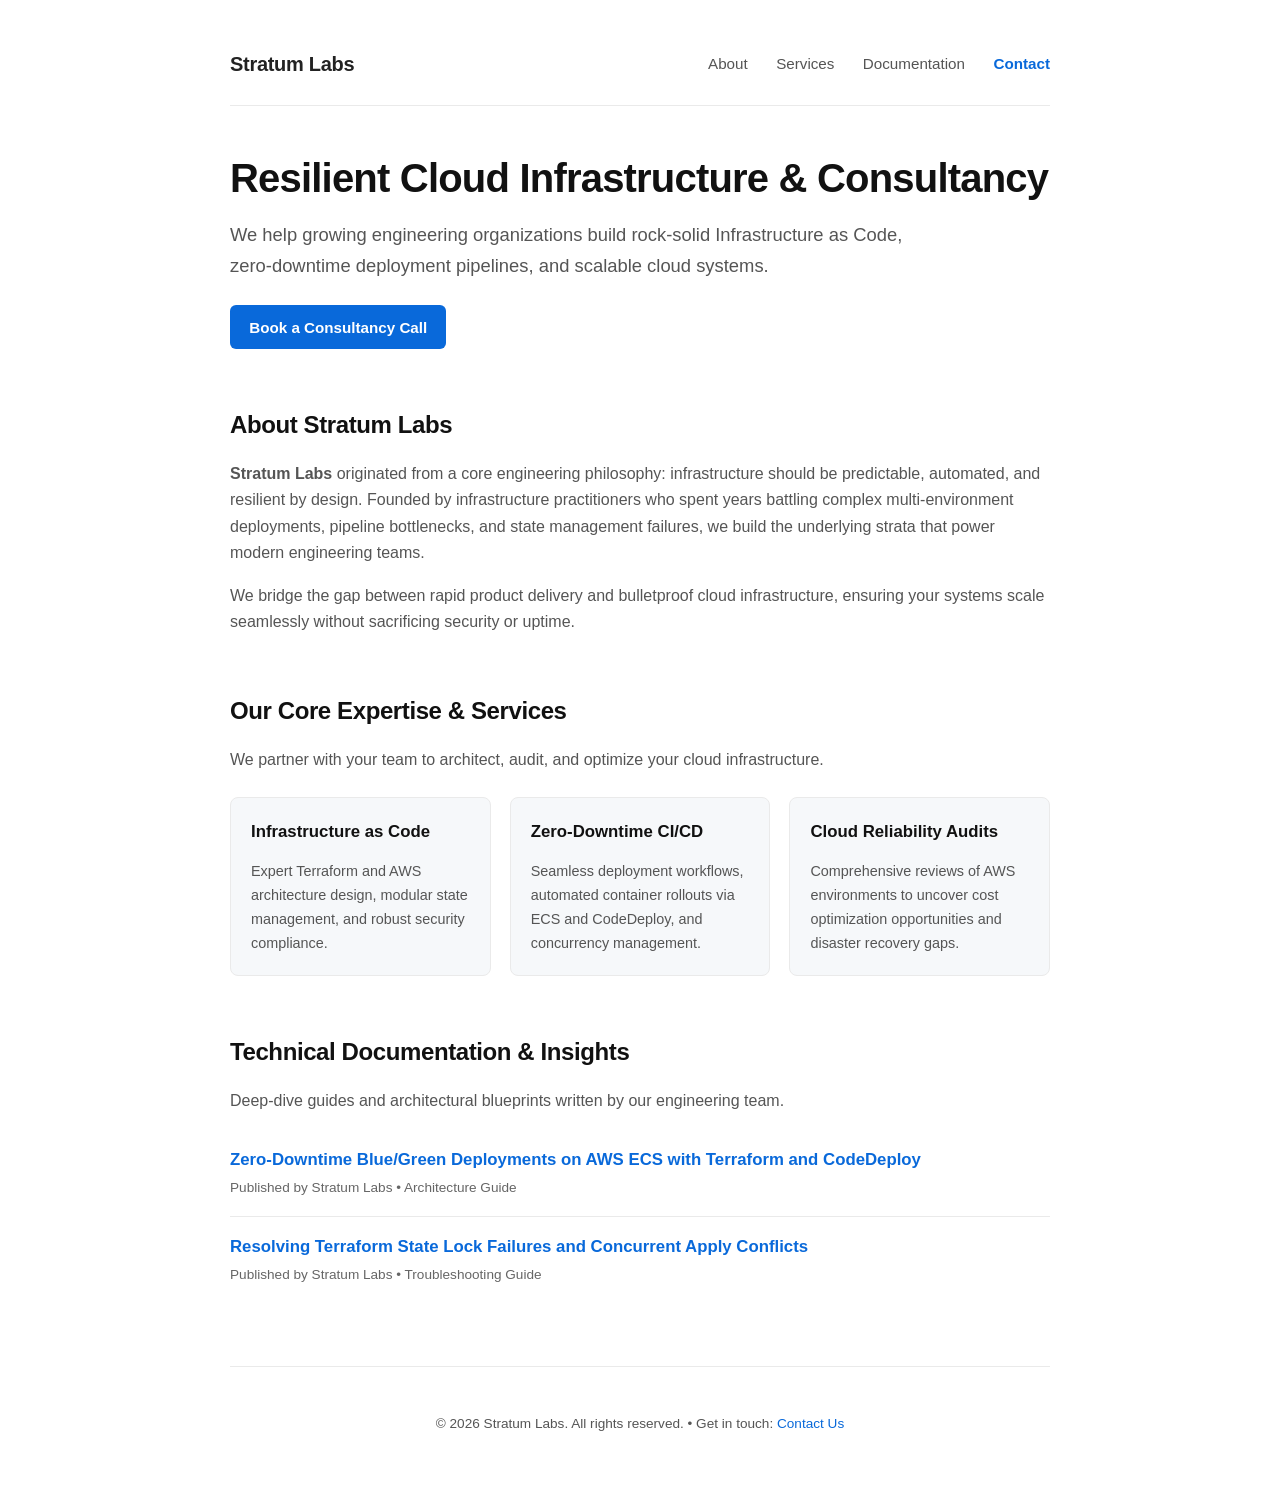
<file: index.html>
<!DOCTYPE html>
<html lang="en">
<head>
    <meta charset="UTF-8">
    <meta name="viewport" content="width=device-width, initial-scale=1.0">
    <title>Stratum Labs | Cloud Infrastructure Consultancy & Documentation</title>
    <style>
        :root {
            --bg: #ffffff;
            --text: #222222;
            --text-muted: #555555;
            --accent: #0969da;
            --accent-hover: #0550ae;
            --border: #eaeaea;
            --surface: #f6f8fa;
        }
        body {
            font-family: -apple-system, BlinkMacSystemFont, "Segoe UI", Roboto, Helvetica, Arial, sans-serif;
            line-height: 1.65;
            color: var(--text);
            background-color: var(--bg);
            max-width: 820px;
            margin: 0 auto;
            padding: 3rem 2rem;
        }
        header {
            display: flex;
            justify-content: space-between;
            align-items: center;
            border-bottom: 1px solid var(--border);
            padding-bottom: 1.5rem;
            margin-bottom: 3rem;
        }
        .logo {
            font-size: 1.25rem;
            font-weight: 700;
            color: var(--text);
            text-decoration: none;
            letter-spacing: -0.3px;
        }
        .nav-links a {
            margin-left: 1.5rem;
            text-decoration: none;
            color: var(--text-muted);
            font-size: 0.95rem;
            font-weight: 500;
        }
        .nav-links a:hover {
            color: var(--accent);
        }
        .hero {
            margin-bottom: 3.5rem;
        }
        .hero h1 {
            font-size: 2.5rem;
            font-weight: 800;
            letter-spacing: -0.8px;
            margin-bottom: 1rem;
            color: #111;
            line-height: 1.2;
        }
        .hero p {
            font-size: 1.15rem;
            color: var(--text-muted);
            margin-bottom: 1.5rem;
            max-width: 700px;
        }
        .btn {
            display: inline-block;
            background-color: var(--accent);
            color: white;
            padding: 0.6rem 1.2rem;
            border-radius: 6px;
            text-decoration: none;
            font-weight: 600;
            font-size: 0.95rem;
            transition: background 0.15s ease;
        }
        .btn:hover {
            background-color: var(--accent-hover);
        }
        section {
            margin-bottom: 3.5rem;
        }
        h2 {
            font-size: 1.5rem;
            font-weight: 700;
            letter-spacing: -0.4px;
            margin-bottom: 1rem;
            color: #111;
        }
        p {
            color: var(--text-muted);
            margin-bottom: 1rem;
        }
        .grid {
            display: grid;
            grid-template-columns: repeat(auto-fit, minmax(240px, 1fr));
            gap: 1.2rem;
            margin-top: 1.5rem;
        }
        .card {
            background: var(--surface);
            border: 1px solid var(--border);
            border-radius: 8px;
            padding: 1.25rem;
        }
        .card h3 {
            margin-top: 0;
            font-size: 1.05rem;
            color: #111;
            margin-bottom: 0.5rem;
        }
        .card p {
            font-size: 0.9rem;
            margin-bottom: 0;
            color: var(--text-muted);
        }
        .article-list {
            list-style: none;
            padding: 0;
            margin-top: 1rem;
        }
        .article-item {
            padding: 1rem 0;
            border-bottom: 1px solid var(--border);
        }
        .article-item:last-child {
            border-bottom: none;
        }
        .article-item a {
            font-size: 1.05rem;
            font-weight: 600;
            color: var(--accent);
            text-decoration: none;
        }
        .article-item a:hover {
            text-decoration: underline;
        }
        .article-date {
            font-size: 0.85rem;
            color: #666;
            display: block;
            margin-top: 0.2rem;
        }
        footer {
            border-top: 1px solid var(--border);
            padding-top: 2rem;
            margin-top: 4rem;
            color: #666;
            font-size: 0.85rem;
            text-align: center;
        }
        footer a {
            color: var(--accent);
            text-decoration: none;
        }
        footer a:hover {
            text-decoration: underline;
        }
    </style>
</head>
<body>

    <header>
        <a href="#" class="logo">Stratum Labs</a>
        <div class="nav-links">
            <a href="#about">About</a>
            <a href="#services">Services</a>
            <a href="#docs">Documentation</a>
            <a href="contact/" target="_blank" style="color: var(--accent); font-weight: 600;">Contact</a>
        </div>
    </header>

    <div class="hero">
        <h1>Resilient Cloud Infrastructure & Consultancy</h1>
        <p>We help growing engineering organizations build rock-solid Infrastructure as Code, zero-downtime deployment pipelines, and scalable cloud systems.</p>
        <a href="contact/" target="_blank" class="btn">Book a Consultancy Call</a>
    </div>

    <!-- About Us Section -->
    <section id="about">
        <h2>About Stratum Labs</h2>
        <p><strong>Stratum Labs</strong> originated from a core engineering philosophy: infrastructure should be predictable, automated, and resilient by design. Founded by infrastructure practitioners who spent years battling complex multi-environment deployments, pipeline bottlenecks, and state management failures, we build the underlying strata that power modern engineering teams.</p>
        <p>We bridge the gap between rapid product delivery and bulletproof cloud infrastructure, ensuring your systems scale seamlessly without sacrificing security or uptime.</p>
    </section>

    <!-- Consultancy Services Section -->
    <section id="services">
        <h2>Our Core Expertise & Services</h2>
        <p>We partner with your team to architect, audit, and optimize your cloud infrastructure.</p>
        <div class="grid">
            <div class="card">
                <h3>Infrastructure as Code</h3>
                <p>Expert Terraform and AWS architecture design, modular state management, and robust security compliance.</p>
            </div>
            <div class="card">
                <h3>Zero-Downtime CI/CD</h3>
                <p>Seamless deployment workflows, automated container rollouts via ECS and CodeDeploy, and concurrency management.</p>
            </div>
            <div class="card">
                <h3>Cloud Reliability Audits</h3>
                <p>Comprehensive reviews of AWS environments to uncover cost optimization opportunities and disaster recovery gaps.</p>
            </div>
        </div>
    </section>

    <!-- Technical Documentation / Articles Section -->
    <section id="docs">
        <h2>Technical Documentation & Insights</h2>
        <p>Deep-dive guides and architectural blueprints written by our engineering team.</p>
        <ul class="article-list">
            <li class="article-item">
                <a href="posts/ecs-blue-green-deployments/">Zero-Downtime Blue/Green Deployments on AWS ECS with Terraform and CodeDeploy</a>
                <span class="article-date">Published by Stratum Labs • Architecture Guide</span>
            </li>
            <li class="article-item">
                <a href="posts/terraform-state-lock/">Resolving Terraform State Lock Failures and Concurrent Apply Conflicts</a>
                <span class="article-date">Published by Stratum Labs • Troubleshooting Guide</span>
            </li>
        </ul>
    </section>

    <footer>
        <p>&copy; 2026 Stratum Labs. All rights reserved. • Get in touch: <a href="contact/" target="_blank">Contact Us</a></p>
    </footer>

</body>
</html>
</file>
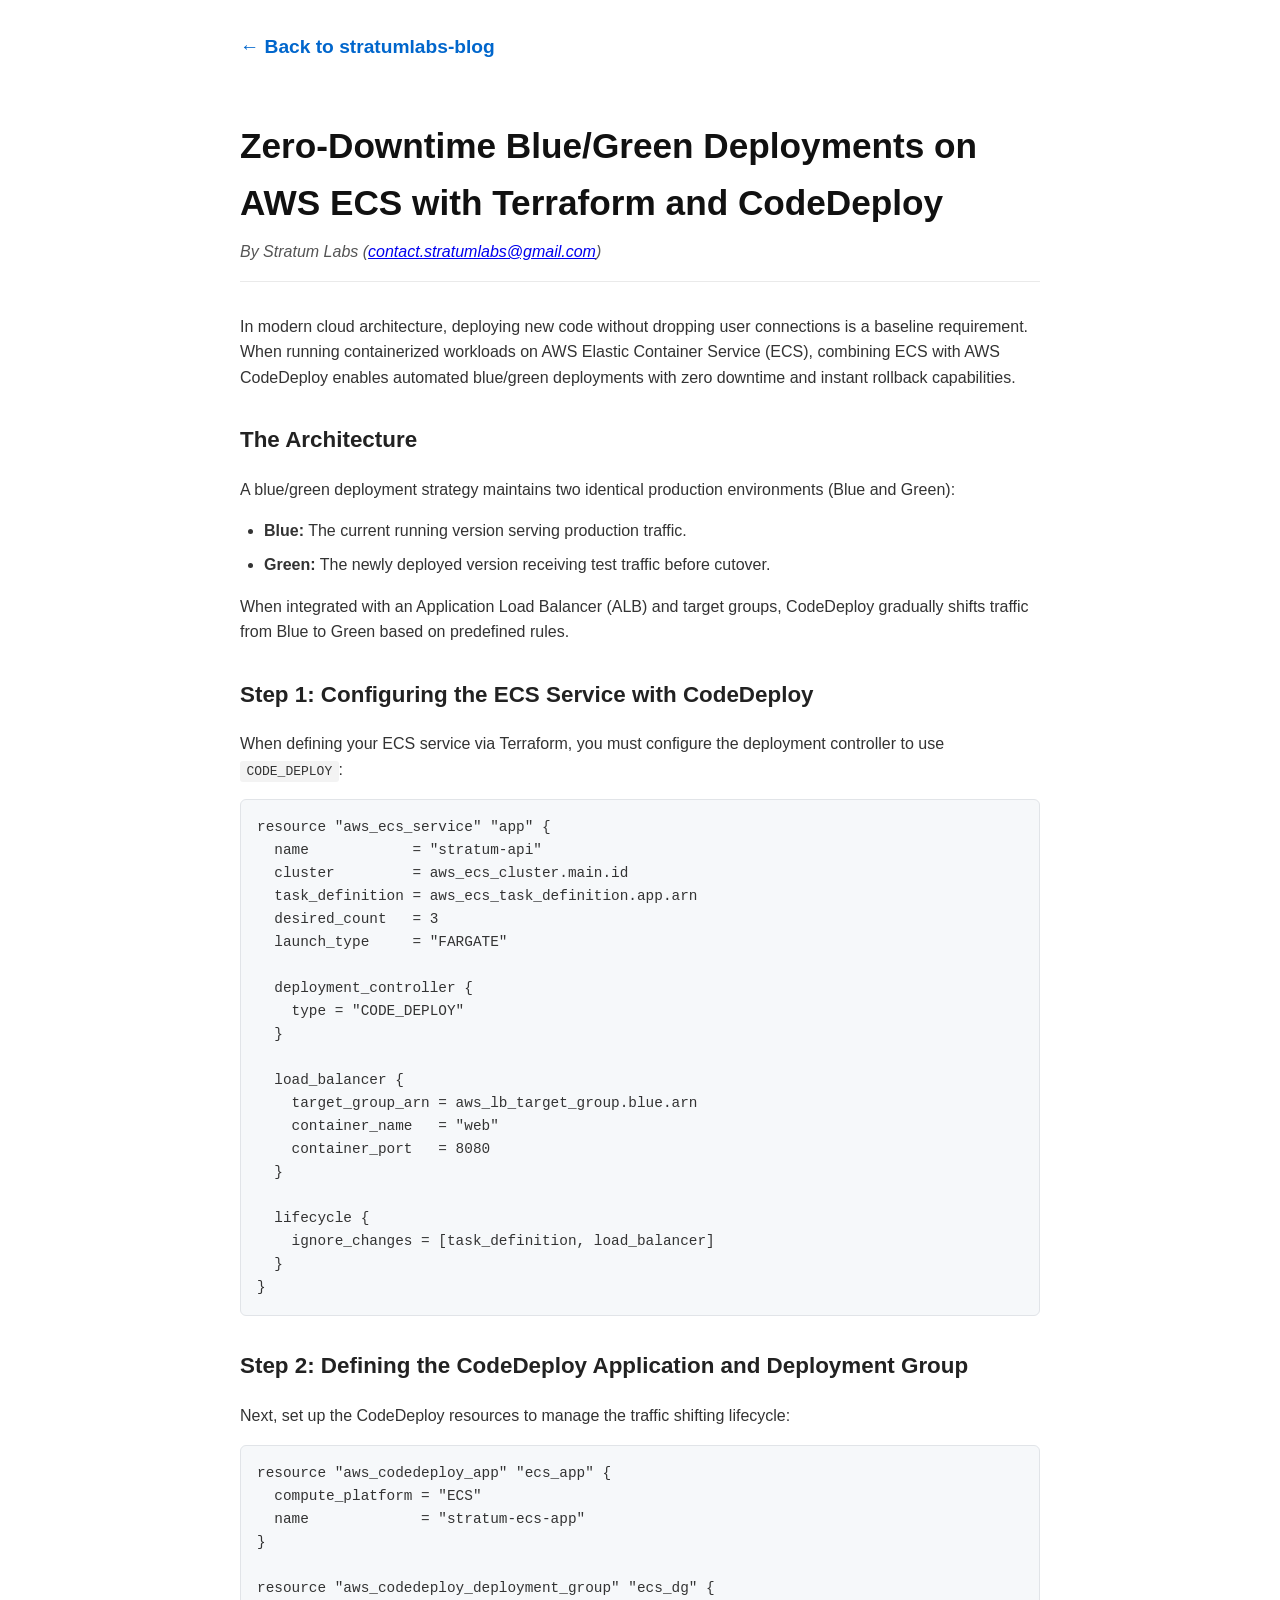
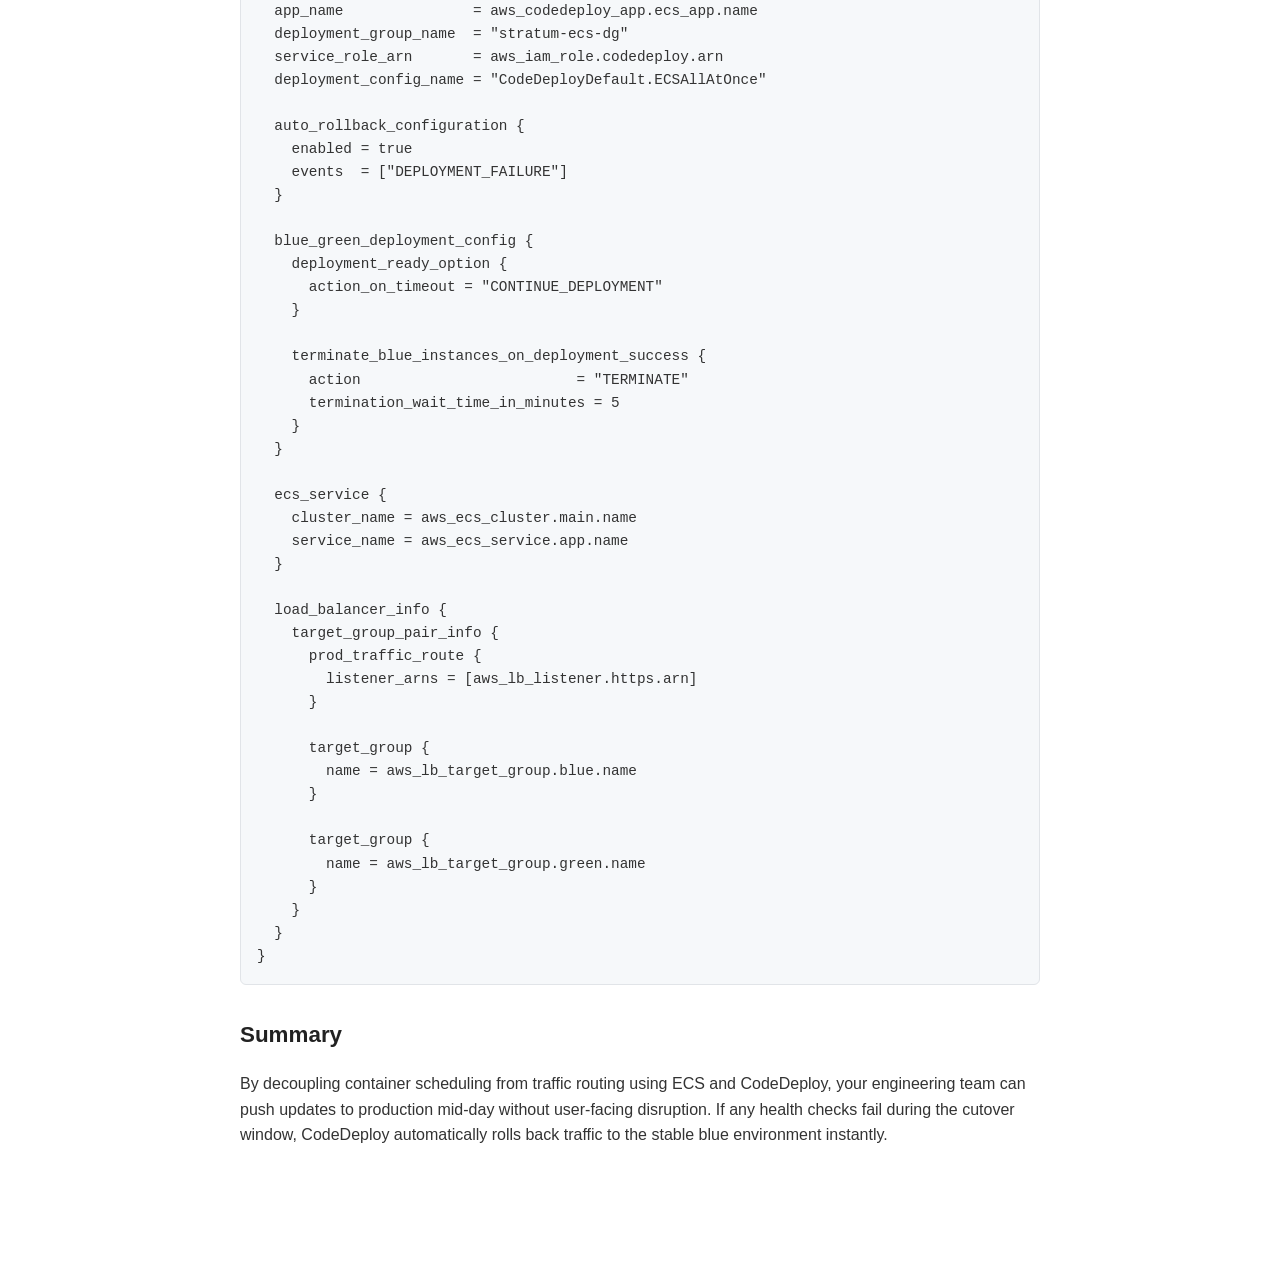
<file: posts/ecs-blue-green-deployments/index.html>
<!DOCTYPE html>
<html lang="en">
<head>
    <meta charset="UTF-8">
    <meta name="viewport" content="width=device-width, initial-scale=1.0">
    <title>Zero-Downtime Blue/Green Deployments on AWS ECS with Terraform - Stratum Labs</title>
    <style>
        body {
            font-family: -apple-system, BlinkMacSystemFont, "Segoe UI", Roboto, Helvetica, Arial, sans-serif;
            line-height: 1.6;
            color: #333;
            max-width: 800px;
            margin: 0 auto;
            padding: 2rem;
        }
        h1 {
            font-size: 2.2rem;
            margin-bottom: 0.5rem;
            color: #111;
        }
        .meta {
            font-style: italic;
            color: #555;
            margin-bottom: 2rem;
            border-bottom: 1px solid #eaeaea;
            padding-bottom: 1rem;
        }
        h2 {
            font-size: 1.4rem;
            margin-top: 2rem;
            color: #222;
        }
        h3 {
            font-size: 1.1rem;
            margin-top: 1.5rem;
            color: #444;
        }
        pre {
            background-color: #f6f8fa;
            border-radius: 6px;
            padding: 1rem;
            overflow-x: auto;
            font-family: SFMono-Regular, Consolas, "Liberation Mono", Menlo, monospace;
            font-size: 0.9rem;
            border: 1px solid #e1e4e8;
        }
        code {
            font-family: monospace;
            background-color: rgba(27,31,35,0.05);
            padding: 0.2rem 0.4rem;
            border-radius: 3px;
        }
        pre code {
            background-color: transparent;
            padding: 0;
        }
        ul {
            padding-left: 1.5rem;
        }
        li {
            margin-bottom: 0.5rem;
        }
        .site-title {
            font-size: 1.2rem;
            font-weight: bold;
            color: #0066cc;
            text-decoration: none;
            display: inline-block;
            margin-bottom: 2rem;
        }
    </style>
</head>
<body>

    <a href="../../index.html" class="site-title">&larr; Back to stratumlabs-blog</a>

    <h1>Zero-Downtime Blue/Green Deployments on AWS ECS with Terraform and CodeDeploy</h1>
    
    <div class="meta">
        By Stratum Labs (<a href="mailto:contact.stratumlabs@gmail.com">contact.stratumlabs@gmail.com</a>)
    </div>

    <p>In modern cloud architecture, deploying new code without dropping user connections is a baseline requirement. When running containerized workloads on AWS Elastic Container Service (ECS), combining ECS with AWS CodeDeploy enables automated blue/green deployments with zero downtime and instant rollback capabilities.</p>

    <h2>The Architecture</h2>
    <p>A blue/green deployment strategy maintains two identical production environments (Blue and Green):</p>
    <ul>
        <li><strong>Blue:</strong> The current running version serving production traffic.</li>
        <li><strong>Green:</strong> The newly deployed version receiving test traffic before cutover.</li>
    </ul>
    <p>When integrated with an Application Load Balancer (ALB) and target groups, CodeDeploy gradually shifts traffic from Blue to Green based on predefined rules.</p>

    <h2>Step 1: Configuring the ECS Service with CodeDeploy</h2>
    <p>When defining your ECS service via Terraform, you must configure the deployment controller to use <code>CODE_DEPLOY</code>:</p>

    <pre><code>resource "aws_ecs_service" "app" {
  name            = "stratum-api"
  cluster         = aws_ecs_cluster.main.id
  task_definition = aws_ecs_task_definition.app.arn
  desired_count   = 3
  launch_type     = "FARGATE"

  deployment_controller {
    type = "CODE_DEPLOY"
  }

  load_balancer {
    target_group_arn = aws_lb_target_group.blue.arn
    container_name   = "web"
    container_port   = 8080
  }

  lifecycle {
    ignore_changes = [task_definition, load_balancer]
  }
}</code></pre>

    <h2>Step 2: Defining the CodeDeploy Application and Deployment Group</h2>
    <p>Next, set up the CodeDeploy resources to manage the traffic shifting lifecycle:</p>

    <pre><code>resource "aws_codedeploy_app" "ecs_app" {
  compute_platform = "ECS"
  name             = "stratum-ecs-app"
}

resource "aws_codedeploy_deployment_group" "ecs_dg" {
  app_name               = aws_codedeploy_app.ecs_app.name
  deployment_group_name  = "stratum-ecs-dg"
  service_role_arn       = aws_iam_role.codedeploy.arn
  deployment_config_name = "CodeDeployDefault.ECSAllAtOnce"

  auto_rollback_configuration {
    enabled = true
    events  = ["DEPLOYMENT_FAILURE"]
  }

  blue_green_deployment_config {
    deployment_ready_option {
      action_on_timeout = "CONTINUE_DEPLOYMENT"
    }

    terminate_blue_instances_on_deployment_success {
      action                         = "TERMINATE"
      termination_wait_time_in_minutes = 5
    }
  }

  ecs_service {
    cluster_name = aws_ecs_cluster.main.name
    service_name = aws_ecs_service.app.name
  }

  load_balancer_info {
    target_group_pair_info {
      prod_traffic_route {
        listener_arns = [aws_lb_listener.https.arn]
      }

      target_group {
        name = aws_lb_target_group.blue.name
      }

      target_group {
        name = aws_lb_target_group.green.name
      }
    }
  }
}</code></pre>

    <h2>Summary</h2>
    <p>By decoupling container scheduling from traffic routing using ECS and CodeDeploy, your engineering team can push updates to production mid-day without user-facing disruption. If any health checks fail during the cutover window, CodeDeploy automatically rolls back traffic to the stable blue environment instantly.</p>

</body>
</html>
</file>
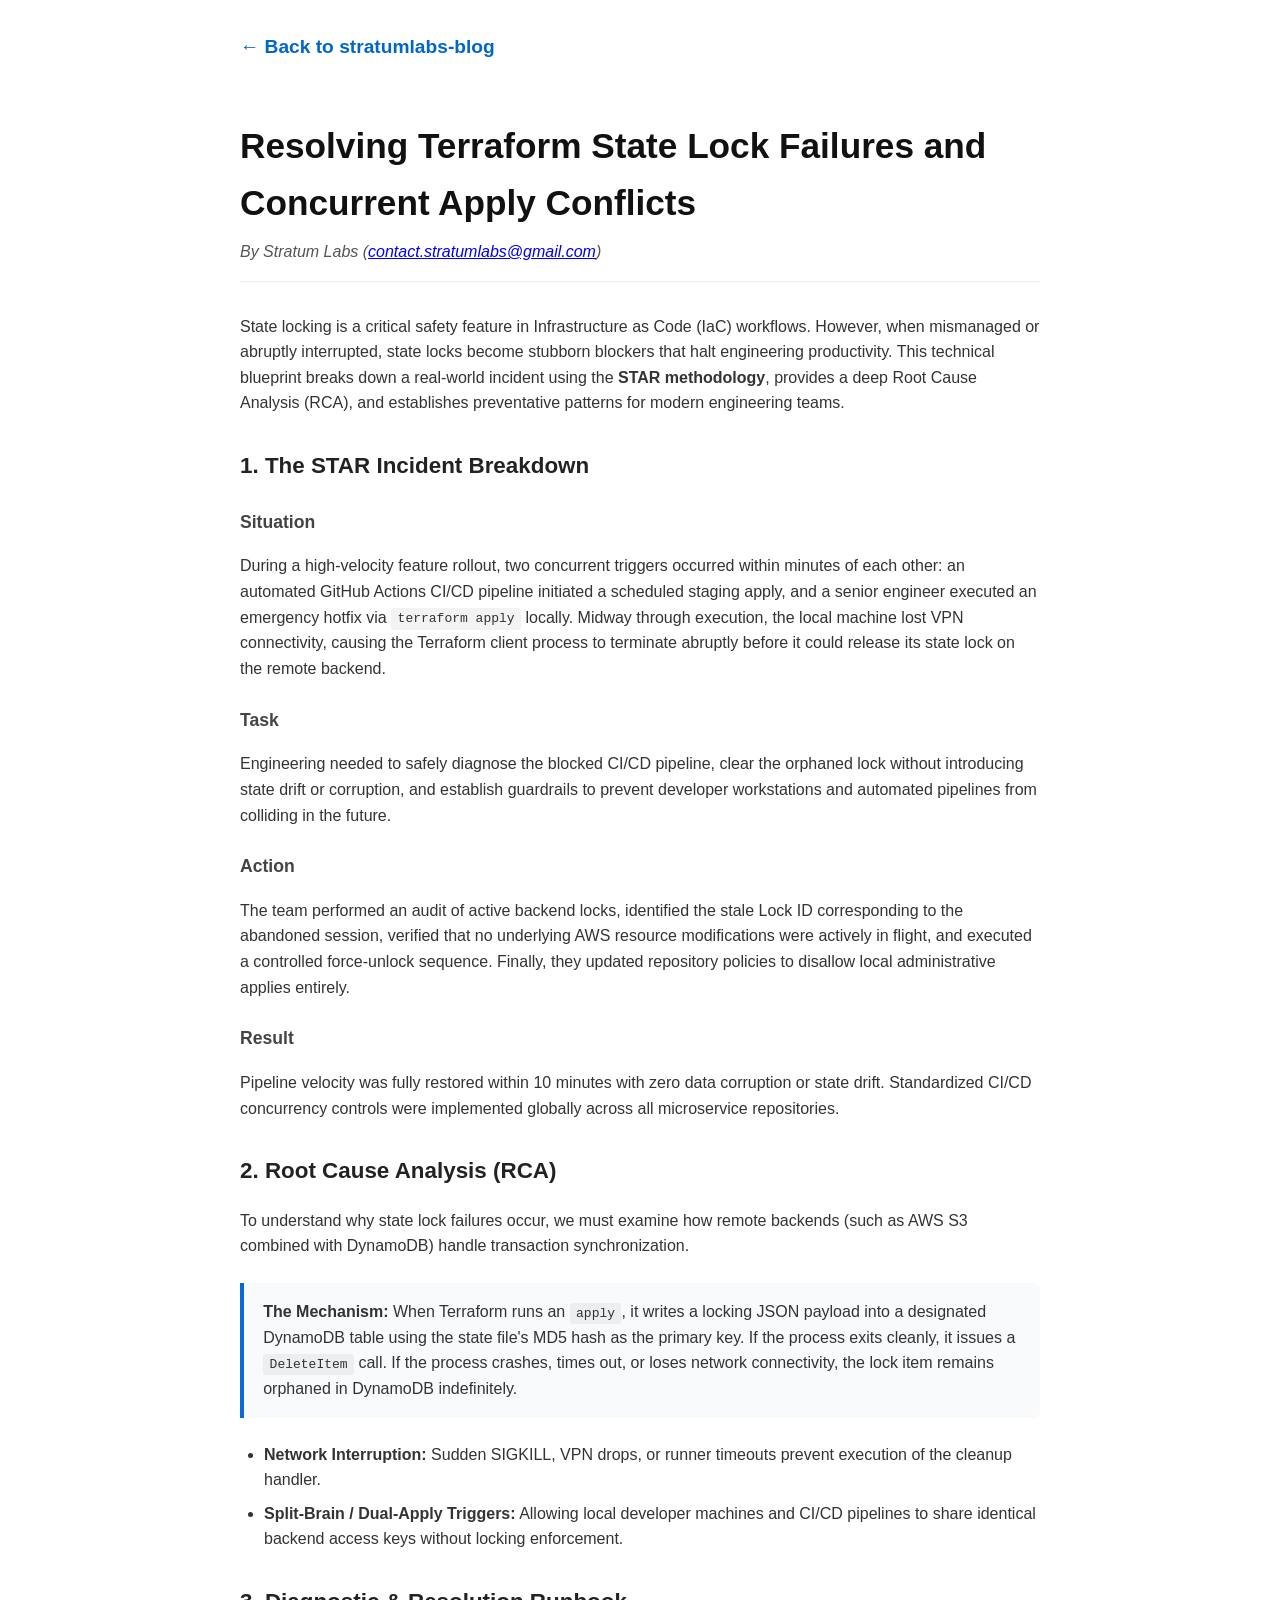
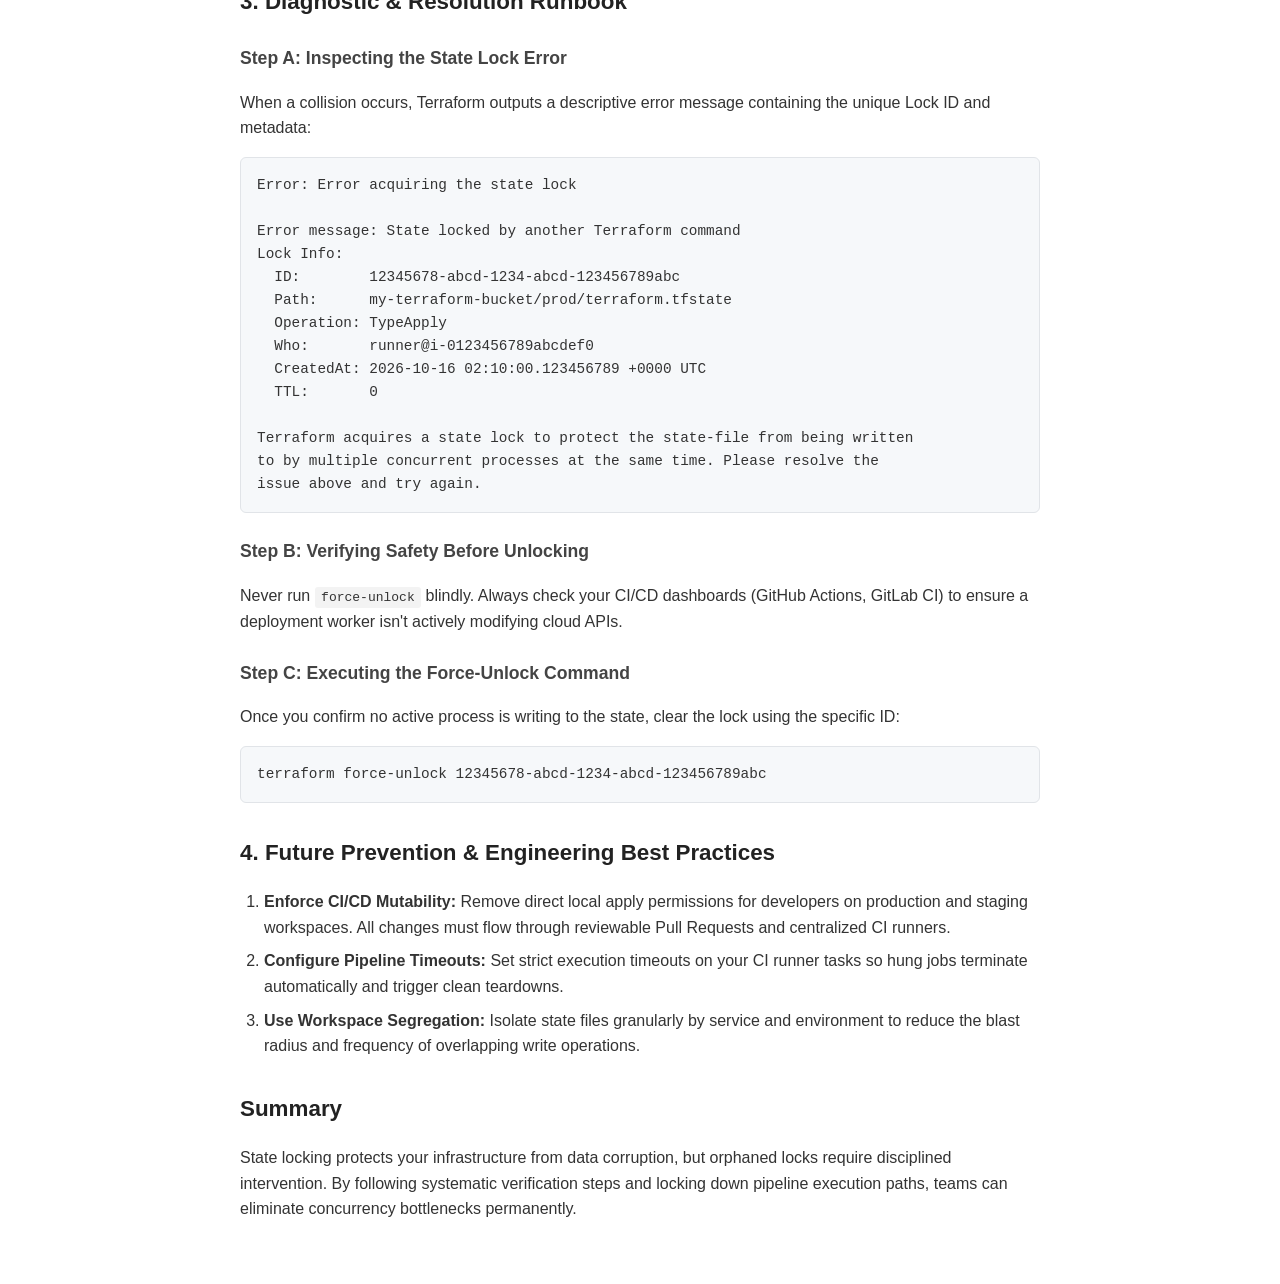
<file: posts/terraform-state-lock/index.html>
<!DOCTYPE html>
<html lang="en">
<head>
    <meta charset="UTF-8">
    <meta name="viewport" content="width=device-width, initial-scale=1.0">
    <title>Resolving Terraform State Lock Failures and Concurrent Apply Conflicts - Stratum Labs</title>
    <style>
        body {
            font-family: -apple-system, BlinkMacSystemFont, "Segoe UI", Roboto, Helvetica, Arial, sans-serif;
            line-height: 1.6;
            color: #333;
            max-width: 800px;
            margin: 0 auto;
            padding: 2rem;
        }
        h1 {
            font-size: 2.2rem;
            margin-bottom: 0.5rem;
            color: #111;
        }
        .meta {
            font-style: italic;
            color: #555;
            margin-bottom: 2rem;
            border-bottom: 1px solid #eaeaea;
            padding-bottom: 1rem;
        }
        h2 {
            font-size: 1.4rem;
            margin-top: 2rem;
            color: #222;
        }
        h3 {
            font-size: 1.1rem;
            margin-top: 1.5rem;
            color: #444;
        }
        pre {
            background-color: #f6f8fa;
            border-radius: 6px;
            padding: 1rem;
            overflow-x: auto;
            font-family: SFMono-Regular, Consolas, "Liberation Mono", Menlo, monospace;
            font-size: 0.9rem;
            border: 1px solid #e1e4e8;
        }
        code {
            font-family: monospace;
            background-color: rgba(27,31,35,0.05);
            padding: 0.2rem 0.4rem;
            border-radius: 3px;
        }
        pre code {
            background-color: transparent;
            padding: 0;
        }
        ul, ol {
            padding-left: 1.5rem;
        }
        li {
            margin-bottom: 0.5rem;
        }
        .callout {
            background-color: #f8fafc;
            border-left: 4px solid #0969da;
            padding: 1rem 1.2rem;
            margin: 1.5rem 0;
            border-radius: 0 6px 6px 0;
        }
        .site-title {
            font-size: 1.2rem;
            font-weight: bold;
            color: #0066cc;
            text-decoration: none;
            display: inline-block;
            margin-bottom: 2rem;
        }
    </style>
</head>
<body>

    <a href="../../index.html" class="site-title">&larr; Back to stratumlabs-blog</a>

    <h1>Resolving Terraform State Lock Failures and Concurrent Apply Conflicts</h1>
    
    <div class="meta">
        By Stratum Labs (<a href="mailto:contact.stratumlabs@gmail.com">contact.stratumlabs@gmail.com</a>)
    </div>

    <p>State locking is a critical safety feature in Infrastructure as Code (IaC) workflows. However, when mismanaged or abruptly interrupted, state locks become stubborn blockers that halt engineering productivity. This technical blueprint breaks down a real-world incident using the <strong>STAR methodology</strong>, provides a deep Root Cause Analysis (RCA), and establishes preventative patterns for modern engineering teams.</p>

    <h2>1. The STAR Incident Breakdown</h2>

    <h3>Situation</h3>
    <p>During a high-velocity feature rollout, two concurrent triggers occurred within minutes of each other: an automated GitHub Actions CI/CD pipeline initiated a scheduled staging apply, and a senior engineer executed an emergency hotfix via <code>terraform apply</code> locally. Midway through execution, the local machine lost VPN connectivity, causing the Terraform client process to terminate abruptly before it could release its state lock on the remote backend.</p>

    <h3>Task</h3>
    <p>Engineering needed to safely diagnose the blocked CI/CD pipeline, clear the orphaned lock without introducing state drift or corruption, and establish guardrails to prevent developer workstations and automated pipelines from colliding in the future.</p>

    <h3>Action</h3>
    <p>The team performed an audit of active backend locks, identified the stale Lock ID corresponding to the abandoned session, verified that no underlying AWS resource modifications were actively in flight, and executed a controlled force-unlock sequence. Finally, they updated repository policies to disallow local administrative applies entirely.</p>

    <h3>Result</h3>
    <p>Pipeline velocity was fully restored within 10 minutes with zero data corruption or state drift. Standardized CI/CD concurrency controls were implemented globally across all microservice repositories.</p>

    <h2>2. Root Cause Analysis (RCA)</h2>
    <p>To understand why state lock failures occur, we must examine how remote backends (such as AWS S3 combined with DynamoDB) handle transaction synchronization.</p>

    <div class="callout">
        <strong>The Mechanism:</strong> When Terraform runs an <code>apply</code>, it writes a locking JSON payload into a designated DynamoDB table using the state file's MD5 hash as the primary key. If the process exits cleanly, it issues a <code>DeleteItem</code> call. If the process crashes, times out, or loses network connectivity, the lock item remains orphaned in DynamoDB indefinitely.
    </div>

    <ul>
        <li><strong>Network Interruption:</strong> Sudden SIGKILL, VPN drops, or runner timeouts prevent execution of the cleanup handler.</li>
        <li><strong>Split-Brain / Dual-Apply Triggers:</strong> Allowing local developer machines and CI/CD pipelines to share identical backend access keys without locking enforcement.</li>
    </ul>

    <h2>3. Diagnostic & Resolution Runbook</h2>

    <h3>Step A: Inspecting the State Lock Error</h3>
    <p>When a collision occurs, Terraform outputs a descriptive error message containing the unique Lock ID and metadata:</p>

    <pre><code>Error: Error acquiring the state lock

Error message: State locked by another Terraform command
Lock Info:
  ID:        12345678-abcd-1234-abcd-123456789abc
  Path:      my-terraform-bucket/prod/terraform.tfstate
  Operation: TypeApply
  Who:       runner@i-0123456789abcdef0
  CreatedAt: 2026-10-16 02:10:00.123456789 +0000 UTC
  TTL:       0

Terraform acquires a state lock to protect the state-file from being written
to by multiple concurrent processes at the same time. Please resolve the
issue above and try again.</code></pre>

    <h3>Step B: Verifying Safety Before Unlocking</h3>
    <p>Never run <code>force-unlock</code> blindly. Always check your CI/CD dashboards (GitHub Actions, GitLab CI) to ensure a deployment worker isn't actively modifying cloud APIs.</p>

    <h3>Step C: Executing the Force-Unlock Command</h3>
    <p>Once you confirm no active process is writing to the state, clear the lock using the specific ID:</p>

    <pre><code>terraform force-unlock 12345678-abcd-1234-abcd-123456789abc</code></pre>

    <h2>4. Future Prevention & Engineering Best Practices</h2>
    <ol>
        <li><strong>Enforce CI/CD Mutability:</strong> Remove direct local apply permissions for developers on production and staging workspaces. All changes must flow through reviewable Pull Requests and centralized CI runners.</li>
        <li><strong>Configure Pipeline Timeouts:</strong> Set strict execution timeouts on your CI runner tasks so hung jobs terminate automatically and trigger clean teardowns.</li>
        <li><strong>Use Workspace Segregation:</strong> Isolate state files granularly by service and environment to reduce the blast radius and frequency of overlapping write operations.</li>
    </ol>

    <h2>Summary</h2>
    <p>State locking protects your infrastructure from data corruption, but orphaned locks require disciplined intervention. By following systematic verification steps and locking down pipeline execution paths, teams can eliminate concurrency bottlenecks permanently.</p>

</body>
</html>
</file>
